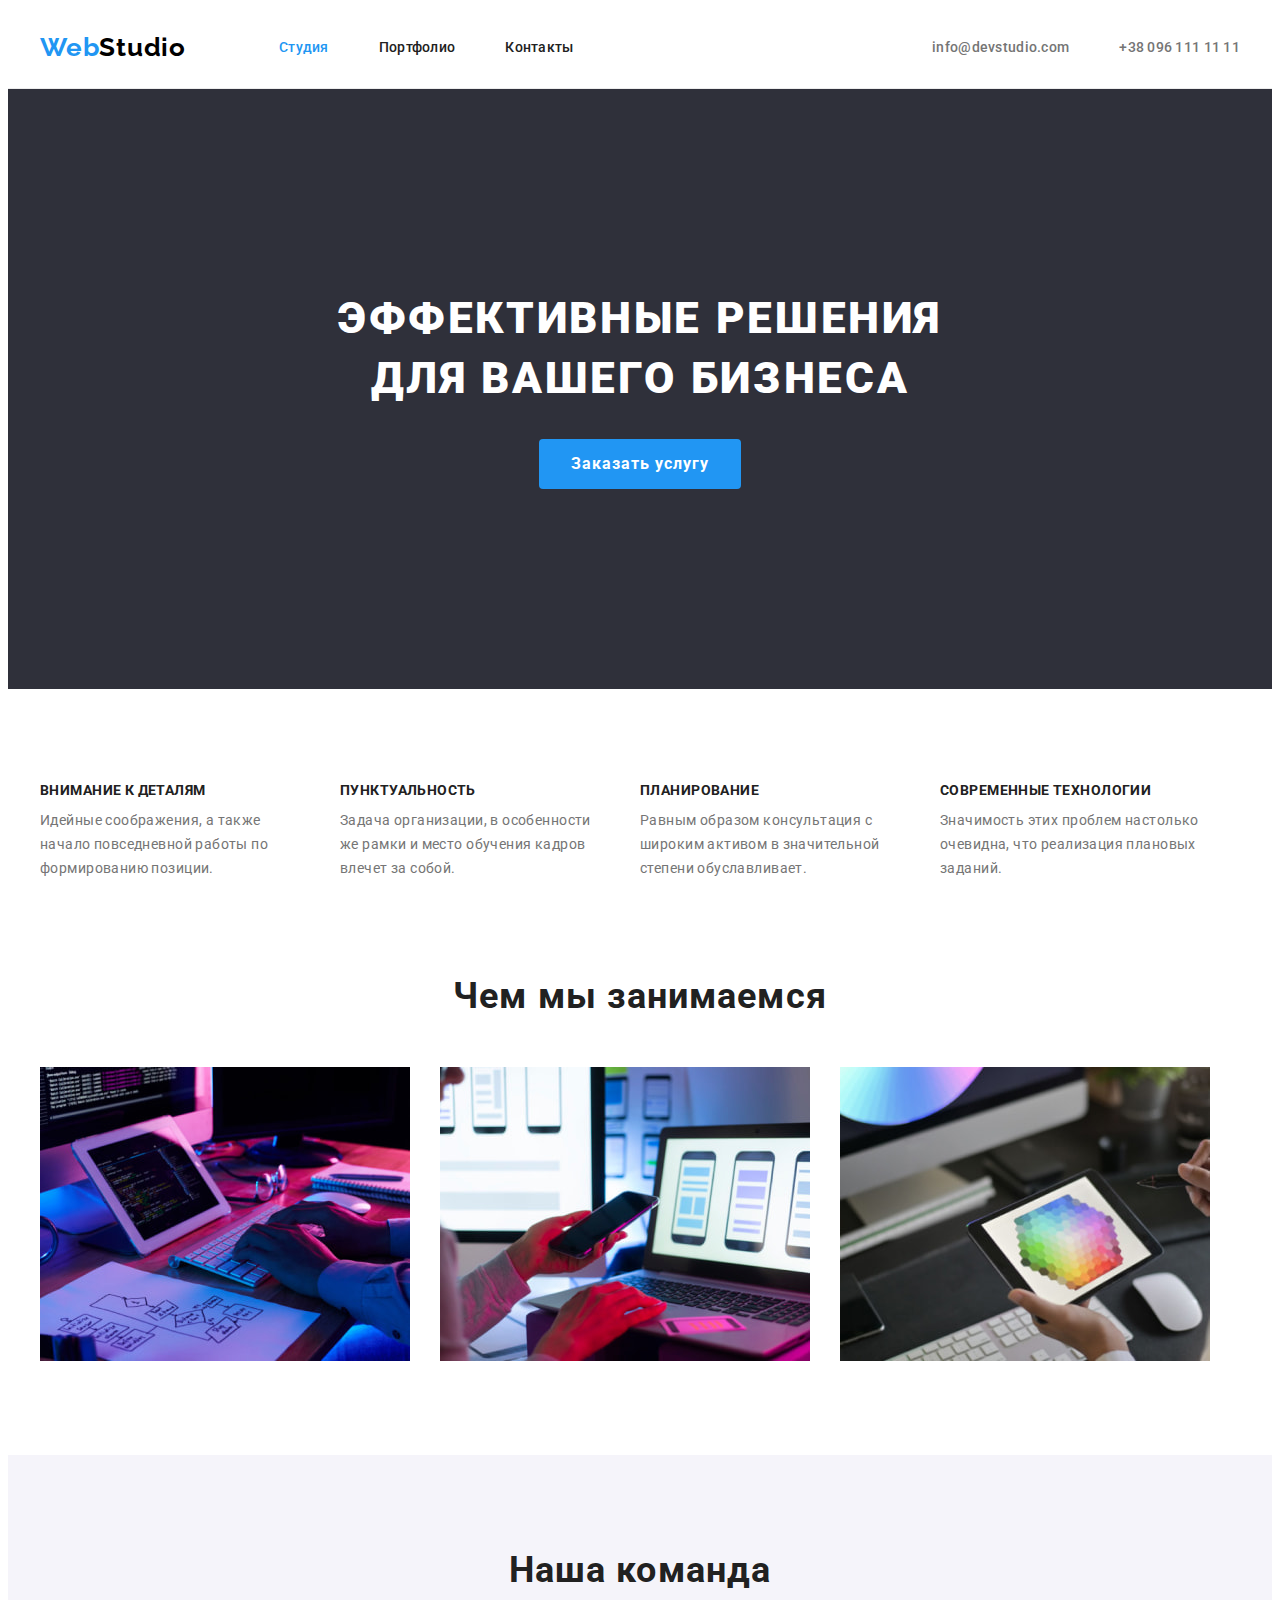
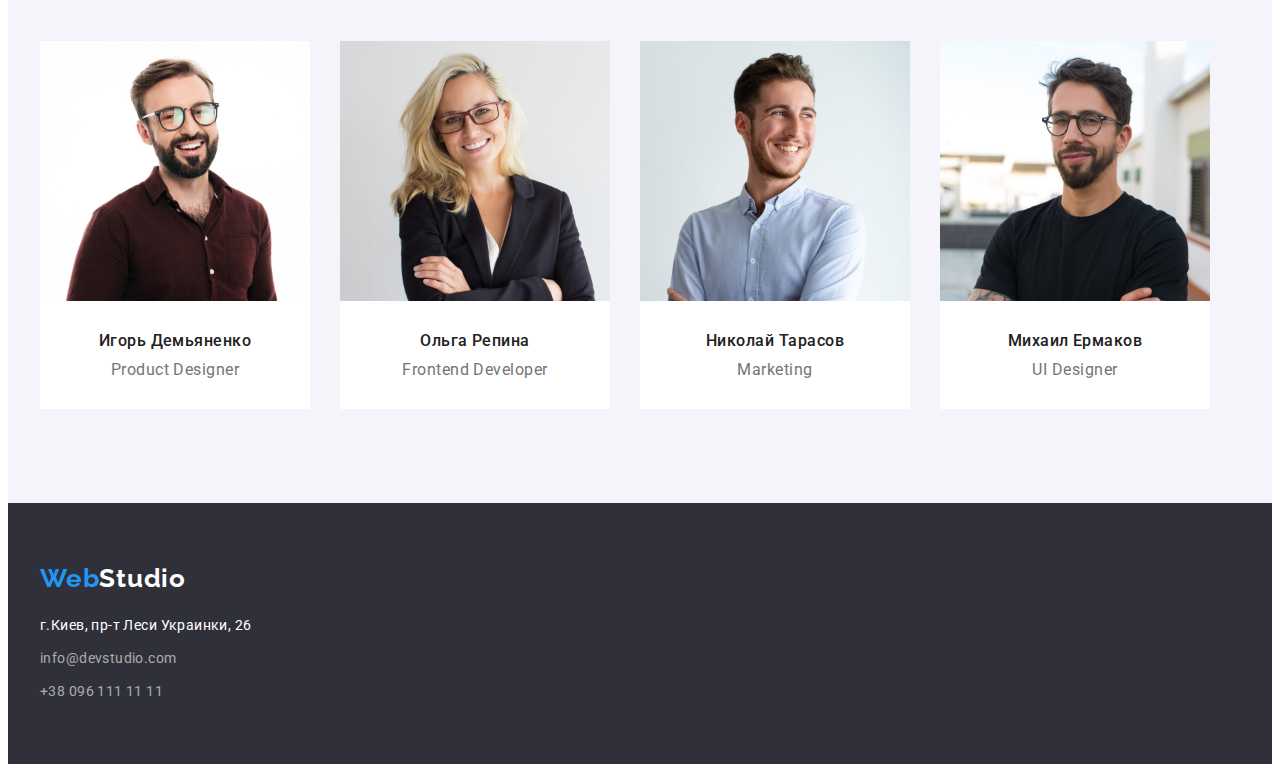
<file: index.html>
<!DOCTYPE html>
<html lang="ru">
  <head>
    <meta charset="UTF-8" />
    <meta http-equiv="X-UA-Compatible" content="IE=edge" />
    <meta name="viewport" content="width=device-width, initial-scale=1.0" />
    <title>Студия</title>
    <!--Google Fonts-->
    <link rel="preconnect" href="https://fonts.googleapis.com" />
    <link rel="preconnect" href="https://fonts.gstatic.com" crossorigin />
    <link
      href="https://fonts.googleapis.com/css2?family=Raleway:wght@700&family=Roboto:wght@400;500;700;900&display=swap"
      rel="stylesheet"
    />
    <!-- Modern-normalize -->
    <link
      rel="stylesheet"
      href="https://cdnjs.cloudflare.com/ajax/libs/modern-normalize/1.1.0/modern-normalize.min.css"
      integrity="sha512-wpPYUAdjBVSE4KJnH1VR1HeZfpl1ub8YT/NKx4PuQ5NmX2tKuGu6U/JRp5y+Y8XG2tV+wKQpNHVUX03MfMFn9Q=="
      crossorigin="anonymous"
      referrerpolicy="no-referrer"
    />
    <!--Пользовательские стили-->
    <link rel="stylesheet" href="./CSS/styles.css" />
  </head>
  <body>
    <!--Шапка сайта-->
    <header class="header">
      <div class="container header-container">
        <!--Логотип компании-->
        <a class="logo link" href="./index.html" aria-label="Логотип сайта" lang="en"
          >Web<span class="header-studio">Studio</span></a
        >
        <!--Навигация сайта-->
        <nav class="navigation">
          <ul class="list navigation-list">
            <li class="navigation-item">
              <a class="link navigation-link current" href="./index.html">Студия</a>
            </li>
            <li class="navigation-item">
              <a class="link navigation-link" href="./portfolio.html">Портфолио</a>
            </li>
            <li class="navigation-item"><a class="link navigation-link" href="">Контакты</a></li>
          </ul>
        </nav>
        <!--Контактные данные-->
        <ul class="list contacts-list">
          <li class="contacts-item">
            <a class="link contacts-link" href="mailto:info@devstudio.com">info@devstudio.com</a>
          </li>
          <li class="contacts-item">
            <a class="link contacts-link" href="tel:+380961111111">+38 096 111 11 11</a>
          </li>
        </ul>
      </div>
    </header>
    <!--Основной контент сайта-->
    <main>
      <!--Герой-->
      <section class="hero">
        <div class="container">
          <h1 class="main-title">Эффективные решения для вашего бизнеса</h1>
          <button class="btn hero-btn" type="button">Заказать услугу</button>
        </div>
      </section>
      <!--Преимущества студии-->
      <section class="advantages section">
        <div class="container">
          <h2 class="visually-hidden">Преимущества студии</h2>
          <ul class="list advantages-list">
            <li class="advantages-item">
              <h3 class="advantages-title">Внимание к деталям</h3>
              <p class="advantages-description">
                Идейные соображения, а также начало повседневной работы по формированию позиции.
              </p>
            </li>
            <li class="advantages-item">
              <h3 class="advantages-title">Пунктуальность</h3>
              <p class="advantages-description">
                Задача организации, в особенности же рамки и место обучения кадров влечет за собой.
              </p>
            </li>
            <li class="advantages-item">
              <h3 class="advantages-title">Планирование</h3>
              <p class="advantages-description">
                Равным образом консультация с широким активом в значительной степени обуславливает.
              </p>
            </li>
            <li class="advantages-item">
              <h3 class="advantages-title">Современные технологии</h3>
              <p class="advantages-description">
                Значимость этих проблем настолько очевидна, что реализация плановых заданий.
              </p>
            </li>
          </ul>
        </div>
      </section>
      <!--Веб-разработка для разных гаджетов-->
      <section class="direction section">
        <div class="container">
          <h2 class="direction-title">Чем мы занимаемся</h2>
          <ul class="list direction-list">
            <li class="direction-item">
              <img
                class="direction-img"
                src="./images/desktop.jpg"
                alt="Веб-сайт для рабочего стола"
                width="370"
                height="294"
              />
            </li>
            <li class="direction-item">
              <img
                class="direction-img"
                src="./images/phone.jpg"
                alt="Веб-сайт для мобильного телефона"
                width="370"
                height="294"
              />
            </li>
            <li class="direction-item">
              <img
                class="direction-img"
                src="./images/tablet.jpg"
                alt="Веб-сайт для планшета"
                width="370"
                height="294"
              />
            </li>
          </ul>
        </div>
      </section>
      <!--Команда-->
      <section class="team section">
        <div class="container">
          <h2 class="team-title">Наша команда</h2>
          <ul class="list team-list">
            <li class="team-item">
              <img
                class="team-img"
                src="./images/Igor.jpg"
                alt="портрет Игоря Демьяненко"
                width="270"
                height="260"
              />
              <div class="photo-description">
                <h3 class="photo-title">Игорь Демьяненко</h3>
                <p class="position">Product Designer</p>
              </div>
            </li>
            <li class="team-item">
              <img
                class="team-img"
                src="./images/Olga.jpg"
                alt="портрет Ольги Репиной"
                width="270"
                height="260"
              />
              <div class="photo-description">
                <h3 class="photo-title">Ольга Репина</h3>
                <p class="position">Frontend Developer</p>
              </div>
            </li>
            <li class="team-item">
              <img
                class="team-img"
                src="./images/Nikolay.jpg"
                alt="портрет Николая Тарасова"
                width="270"
                height="260"
              />
              <div class="photo-description">
                <h3 class="photo-title">Николай Тарасов</h3>
                <p class="position">Marketing</p>
              </div>
            </li>
            <li class="team-item">
              <img
                class="team-img"
                src="./images/Michail.jpg"
                alt="портрет Михаила Ермакова"
                width="270"
                height="260"
              />
              <div class="photo-description">
                <h3 class="photo-title">Михаил Ермаков</h3>
                <p class="position">UI Designer</p>
              </div>
            </li>
          </ul>
        </div>
      </section>
    </main>
    <!--Подвал сайта-->
    <footer class="footer">
      <div class="container">
        <!--Логотип-->
        <a class="logo-footer logo link" href="./index.html" aria-label="Логотип сайта" lang="en"
          >Web<span class="footer-studio">Studio</span></a
        >
        <!--Адреc и Контактные данные-->
        <address>
          <ul class="list footer-list">
            <li class="footer-item">
              <a
                class="link address-link"
                href="https://www.google.com.ua/maps/place/%D0%B1%D1%83%D0%BB.+%D0%9B%D0%B5%D1%81%D0%B8+%D0%A3%D0%BA%D1%80%D0%B0%D0%B8%D0%BD%D0%BA%D0%B8,+26,+%D0%9A%D0%B8%D0%B5%D0%B2,+02000/@50.4265807,30.5361971,17z/data=!3m1!4b1!4m5!3m4!1s0x40d4cf0e033ecbe9:0x57a4dffefec77da0!8m2!3d50.4265807!4d30.5383858?hl=ru"
                >г.Киев, пр-т Леси Украинки, 26</a
              >
            </li>
            <li class="footer-item">
              <a class="link footer-link" href="mailto:info@devstudio.com">info@devstudio.com</a>
            </li>
            <li class="footer-item">
              <a class="link footer-link" href="tel:+380961111111">+38 096 111 11 11</a>
            </li>
          </ul>
        </address>
      </div>
    </footer>
  </body>
</html>
</file>
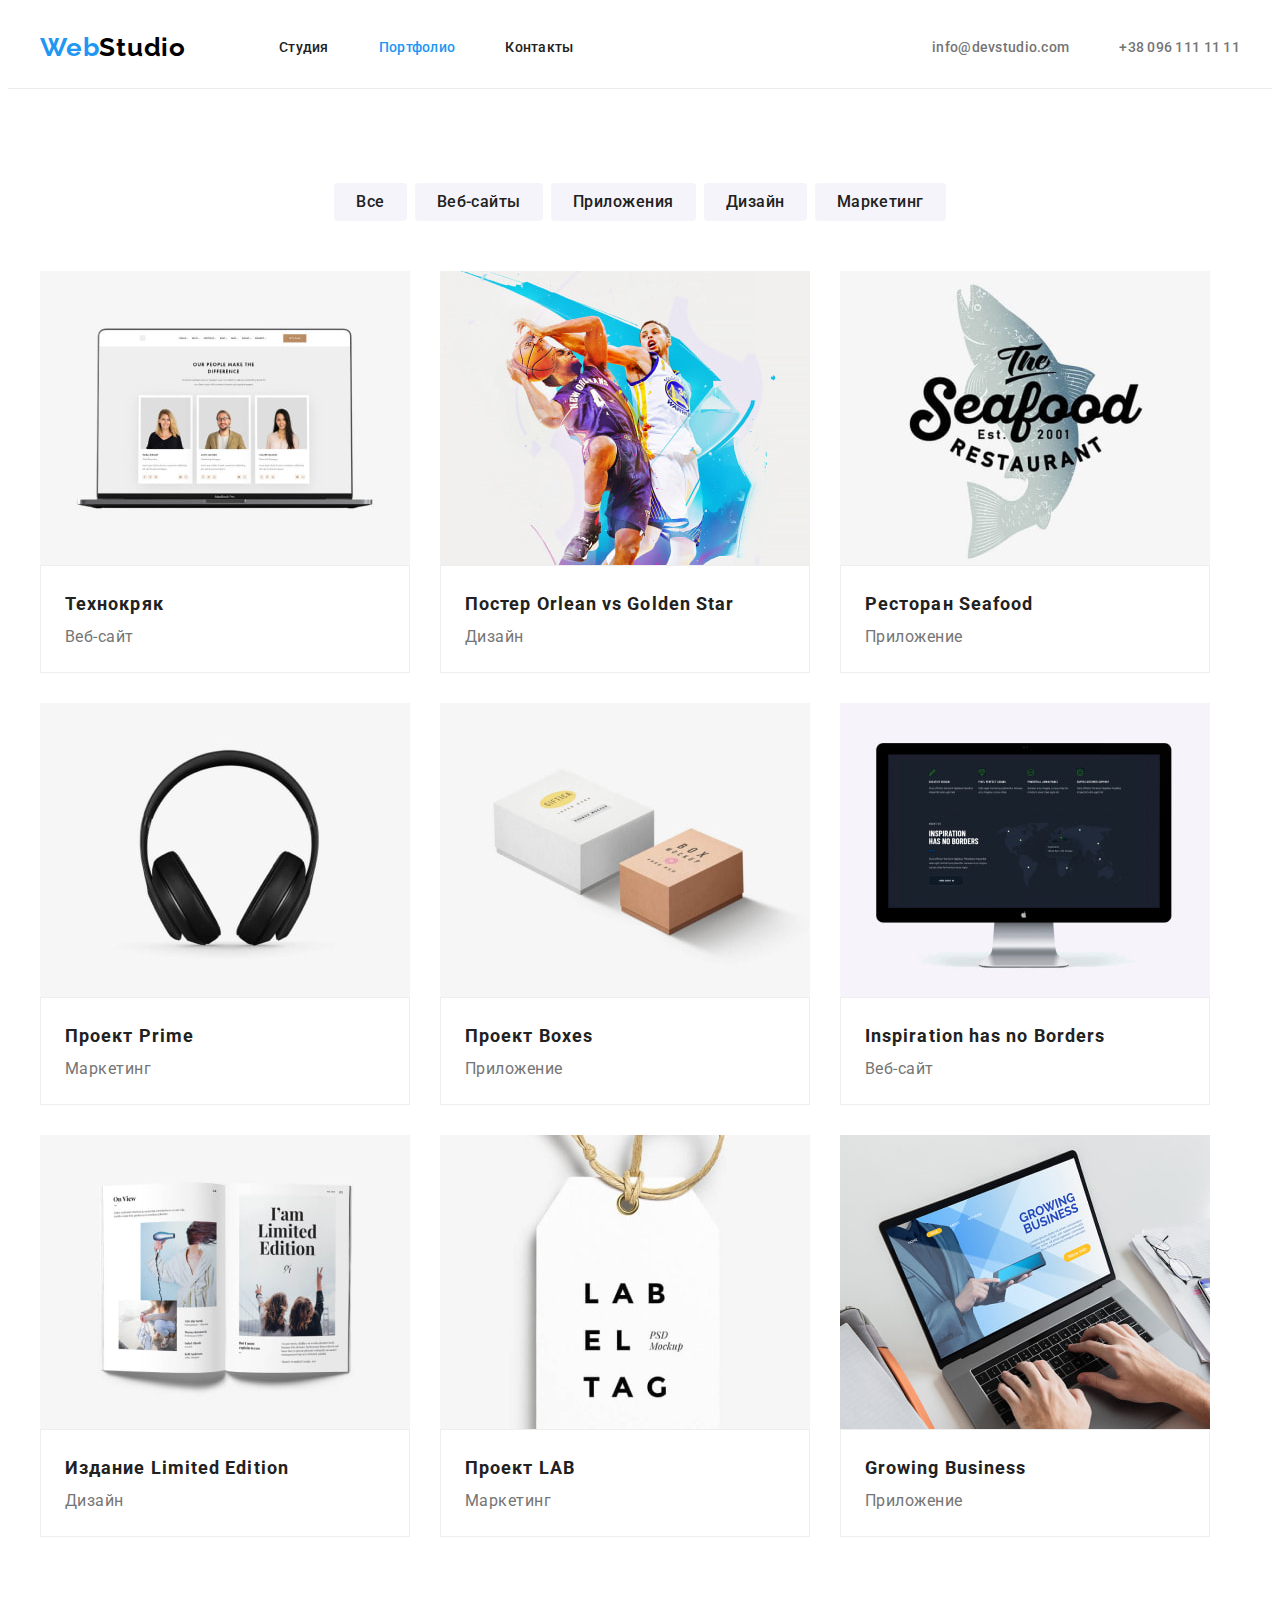
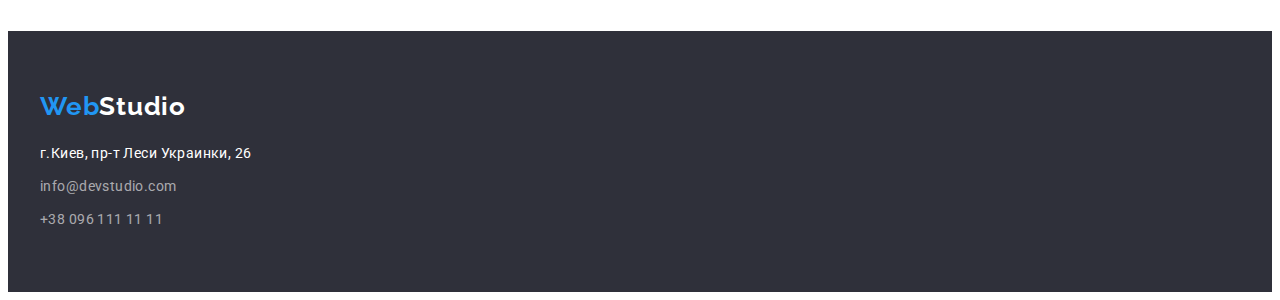
<file: portfolio.html>
<!DOCTYPE html>
<html lang="ru">
  <head>
    <meta charset="UTF-8" />
    <meta http-equiv="X-UA-Compatible" content="IE=edge" />
    <meta name="viewport" content="width=device-width, initial-scale=1.0" />
    <title>Портфолио</title>
    <!--Google Fonts-->
    <link rel="preconnect" href="https://fonts.googleapis.com" />
    <link rel="preconnect" href="https://fonts.gstatic.com" crossorigin />
    <link
      href="https://fonts.googleapis.com/css2?family=Raleway:wght@700&family=Roboto:wght@400;500;700;900&display=swap"
      rel="stylesheet"
    />
    <!-- Modern-normalize -->
    <link
      rel="stylesheet"
      href="https://cdnjs.cloudflare.com/ajax/libs/modern-normalize/1.1.0/modern-normalize.min.css"
      integrity="sha512-wpPYUAdjBVSE4KJnH1VR1HeZfpl1ub8YT/NKx4PuQ5NmX2tKuGu6U/JRp5y+Y8XG2tV+wKQpNHVUX03MfMFn9Q=="
      crossorigin="anonymous"
      referrerpolicy="no-referrer"
    />
    <!--Пользовательские стили-->
    <link rel="stylesheet" href="./CSS/styles.css" />
  </head>
  <body>
    <!--Шапка сайта-->
    <header class="header">
      <div class="container header-container">
        <!--Логотип компании-->
        <a class="logo link" href="./index.html" aria-label="Логотип сайта" lang="en"
          >Web<span class="header-studio">Studio</span></a
        >
        <!--Навигация сайта-->
        <nav class="navigation">
          <ul class="list navigation-list">
            <li class="navigation-item">
              <a class="link navigation-link" href="./index.html">Студия</a>
            </li>
            <li class="navigation-item">
              <a class="link navigation-link current" href="./portfolio.html">Портфолио</a>
            </li>
            <li class="navigation-item"><a class="link navigation-link" href="">Контакты</a></li>
          </ul>
        </nav>
        <!--Контактные данные-->
        <ul class="list contacts-list">
          <li class="contacts-item">
            <a class="link contacts-link" href="mailto:info@devstudio.com">info@devstudio.com</a>
          </li>
          <li class="contacts-item">
            <a class="link contacts-link" href="tel:+380961111111">+38 096 111 11 11</a>
          </li>
        </ul>
      </div>
    </header>
    <!--Основной контент Портфолио-->
    <main>
      <!--Галерея проектов-->
      <section class="gallery section">
        <div class="container">
          <ul class="list filter-list">
            <li class="filter-item">
              <button class="btn filter-btn" type="button">Все</button>
            </li>
            <li class="filter-item">
              <button class="btn filter-btn" type="button">Веб-сайты</button>
            </li>
            <li class="filter-item">
              <button class="btn filter-btn" type="button">Приложения</button>
            </li>
            <li class="filter-item">
              <button class="btn filter-btn" type="button">Дизайн</button>
            </li>
            <li class="filter-item">
              <button class="btn filter-btn" type="button">Маркетинг</button>
            </li>
          </ul>
          <h1 class="visually-hidden">Галерея проектов</h1>
          <ul class="list projects-list">
            <li class="projects-item">
              <a class="link project-link" href="">
                <img
                  class="project-img"
                  src="./images/portfolio/img-1.jpg"
                  alt="Рабочий стол ноутбука"
                  width="370"
                  height="294"
                />
                <div class="project-description">
                  <h2 class="project-title">Технокряк</h2>
                  <p class="project-type">Веб-сайт</p>
                </div>
              </a>
            </li>
            <li class="projects-item">
              <a class="link project-link" href="">
                <img
                  class="project-img"
                  src="./images/portfolio/img-2.jpg"
                  alt="Баскетболисты"
                  width="370"
                  height="294"
                />
                <div class="project-description">
                  <h2 class="project-title">Постер <span lang="eu">Orlean vs Golden Star</span></h2>
                  <p class="project-type">Дизайн</p>
                </div>
              </a>
            </li>
            <li class="projects-item">
              <a class="link project-link" href="">
                <img
                  class="project-img"
                  src="./images/portfolio/img-3.jpg"
                  alt="Логотип ресторана"
                  width="370"
                  height="294"
                />
                <div class="project-description">
                  <h2 class="project-title">Ресторан <span lang="eu">Seafood</span></h2>
                  <p class="project-type">Приложение</p>
                </div>
              </a>
            </li>
            <li class="projects-item">
              <a class="link project-link" href="">
                <img
                  class="project-img"
                  src="./images/portfolio/img-4.jpg"
                  alt="Накладные наушники"
                  width="370"
                  height="294"
                />
                <div class="project-description">
                  <h2 class="project-title">Проект <span lang="eu">Prime</span></h2>
                  <p class="project-type">Маркетинг</p>
                </div>
              </a>
            </li>
            <li class="projects-item">
              <a class="link project-link" href="">
                <img
                  class="project-img"
                  src="./images/portfolio/img-5.jpg"
                  alt="Бумажные коробки"
                  width="370"
                  height="294"
                />
                <div class="project-description">
                  <h2 class="project-title">Проект <span lang="eu">Boxes</span></h2>
                  <p class="project-type">Приложение</p>
                </div>
              </a>
            </li>
            <li class="projects-item">
              <a class="link project-link" href="">
                <img
                  class="project-img"
                  src="./images/portfolio/img-6.jpg"
                  alt="Рабочий стол монитора"
                  width="370"
                  height="294"
                />
                <div class="project-description">
                  <h2 class="project-title" lang="eu">Inspiration has no Borders</h2>
                  <p class="project-type">Веб-сайт</p>
                </div>
              </a>
            </li>
            <li class="projects-item">
              <a class="link project-link" href="">
                <img
                  class="project-img"
                  src="./images/portfolio/img-7.jpg"
                  alt="Открытая книга"
                  width="370"
                  height="294"
                />
                <div class="project-description">
                  <h2 class="project-title">Издание <span lang="eu">Limited Edition</span></h2>
                  <p class="project-type">Дизайн</p>
                </div>
              </a>
            </li>
            <li class="projects-item">
              <a class="link project-link" href="">
                <img
                  class="project-img"
                  src="./images/portfolio/img-8.jpg"
                  alt="Бирка с логотипом"
                  width="370"
                  height="294"
                />
                <div class="project-description">
                  <h2 class="project-title">Проект <span lang="eu">LAB</span></h2>
                  <p class="project-type">Маркетинг</p>
                </div>
              </a>
            </li>
            <li class="projects-item">
              <a class="link project-link" href="">
                <img
                  class="project-img"
                  src="./images/portfolio/img-9.jpg"
                  alt="Руки на ноутбуке"
                  width="370"
                  height="294"
                />
                <div class="project-description">
                  <h2 class="project-title" lang="eu">Growing Business</h2>
                  <p class="project-type">Приложение</p>
                </div>
              </a>
            </li>
          </ul>
        </div>
      </section>
    </main>
    <!--Подвал сайта-->
    <footer class="footer">
      <div class="container">
        <!--Логотип-->
        <a class="logo-footer logo link" href="./index.html" aria-label="Логотип сайта" lang="en"
          >Web<span class="footer-studio">Studio</span></a
        >
        <!--Адреc и Контактные данные-->
        <address>
          <ul class="list footer-list">
            <li class="footer-item">
              <a
                class="link address-link"
                href="https://www.google.com.ua/maps/place/%D0%B1%D1%83%D0%BB.+%D0%9B%D0%B5%D1%81%D0%B8+%D0%A3%D0%BA%D1%80%D0%B0%D0%B8%D0%BD%D0%BA%D0%B8,+26,+%D0%9A%D0%B8%D0%B5%D0%B2,+02000/@50.4265807,30.5361971,17z/data=!3m1!4b1!4m5!3m4!1s0x40d4cf0e033ecbe9:0x57a4dffefec77da0!8m2!3d50.4265807!4d30.5383858?hl=ru"
                >г.Киев, пр-т Леси Украинки, 26</a
              >
            </li>
            <li class="footer-item">
              <a class="link footer-link" href="mailto:info@devstudio.com">info@devstudio.com</a>
            </li>
            <li class="footer-item">
              <a class="link footer-link" href="tel:+380961111111">+38 096 111 11 11</a>
            </li>
          </ul>
        </address>
      </div>
    </footer>
  </body>
</html>
</file>
<file: CSS/styles.css>
:root {
  /* Google Fonts */
  --main-font: 'Roboto', sans-serif;
  --secondary-font: 'Raleway', sans-serif;

  /* text colors */
  --accent-cl: #2196f3;
  --main-txt-cl: #212121;
  --secondary-txt-cl: #ffffff;

  /* bacground colors */
  --main-bg-cl: #ffffff;
  --secondary-bg-cl: #2f303a;
}
body {
  font-family: var(--main-font);
  background-color: var(--main-bg-cl);
  color: var(--main-txt-cl);
}
h1,
h2,
h3,
h4,
h5,
h6,
p {
  margin: 0;
}
img {
  display: block;
  max-width: 100%;
  height: auto;
}
.visually-hidden {
  position: absolute;
  white-space: nowrap;
  width: 1px;
  height: 1px;
  overflow: hidden;
  border: 0;
  padding: 0;
  clip: rect(0 0 0 0);
  clip-path: inset(50%);
  margin: -1px;
}
.container {
  width: 1200px;
  padding-left: 15px;
  padding-right: 15px;
  margin-left: auto;
  margin-right: auto;
}
.section {
  padding-top: 94px;
  padding-bottom: 94px;
}
.list {
  list-style: none;
  padding: 0;
  margin: 0;
}
.link {
  text-decoration: none;
  color: currentColor;
}
.btn {
  cursor: pointer;
  border-style: none;
  font-family: inherit;
  color: inherit;
  border-radius: 4px;
}
.btn:hover,
.btn:focus {
  color: var(--secondary-txt-cl);
  background-color: var(--accent-cl);
}
.contacts-link:hover,
.footer-link:hover,
.address-link:hover,
.contacts-link:focus,
.footer-link:focus,
.address-link:focus,
.navigation-link:hover,
.navigation-link:focus {
  color: var(--accent-cl);
}
/* Header */
.header {
  border-bottom: 1px solid #ececec;
}
.header-container {
  display: flex;
  align-items: center;
}
.logo {
  font-family: var(--secondary-font);
  font-weight: 700;
  font-size: 26px;
  line-height: 1.19;
  letter-spacing: 0.03em;
  color: var(--accent-cl);
  margin-right: 93px;
  display: block;
  padding-top: 24px;
  padding-bottom: 25px;
}
.header-studio {
  color: #000000;
}
.navigation-list {
  align-items: center;
  display: flex;
}

.navigation-item,
.contacts-item {
  margin-right: 50px;
}
.navigation-item:last-child,
.contacts-item:last-child {
  margin-right: 0px;
}
.navigation-link {
  font-weight: 500;
  font-size: 14px;
  line-height: 1.14;
  letter-spacing: 0.02em;
  display: block;
  padding-top: 32px;
  padding-bottom: 32px;
}
.navigation-link.current {
  color: var(--accent-cl);
}
.contacts-list {
  margin-left: auto;
  display: flex;
  align-items: center;
}
.contacts-link {
  font-weight: 500;
  font-size: 14px;
  line-height: 1.14;
  letter-spacing: 0.02em;
  color: #757575;
  display: block;
  padding-top: 32px;
  padding-bottom: 32px;
}
/* Main content */
.hero {
  background-color: var(--secondary-bg-cl);
  padding-top: 200px;
  padding-bottom: 200px;
}
.main-title {
  font-weight: 900;
  font-size: 44px;
  line-height: 1.36;
  text-align: center;
  letter-spacing: 0.06em;
  text-transform: uppercase;
  color: var(--secondary-txt-cl);
  width: 696px;
  height: 120px;
  margin-left: auto;
  margin-right: auto;
  margin-bottom: 30px;
}
.hero-btn {
  background-color: var(--accent-cl);
  color: var(--secondary-txt-cl);
  font-weight: 700;
  font-size: 16px;
  line-height: 1.88;
  display: flex;
  align-items: center;
  text-align: center;
  letter-spacing: 0.06em;
  padding: 10px 32px;
  max-width: 250px;
  min-width: 200px;
  min-height: 50px;
  margin-left: auto;
  margin-right: auto;
}
.hero-btn:hover,
.hero-btn:focus {
  background-color: #188ce8;
}
.advantages {
  padding-bottom: 0px;
}
.advantages-list {
  display: flex;
  align-items: flex-start;
}
.advantages-item {
  margin-right: 30px;
}
.advantages-item:last-child {
  margin-right: 0px;
}
.advantages-title {
  font-weight: 700;
  font-size: 14px;
  line-height: 1.14;
  letter-spacing: 0.03em;
  text-transform: uppercase;
  margin-bottom: 10px;
}
.advantages-description {
  font-size: 14px;
  line-height: 1.71;
  letter-spacing: 0.03em;
  color: #757575;
  max-width: 270px;
  max-height: 75px;
}
.direction-title,
.team-title {
  font-weight: 700;
  font-size: 36px;
  text-align: center;
  letter-spacing: 0.03em;
  margin-bottom: 50px;
}

.direction-list {
  display: flex;
  align-items: center;
}
.direction-item {
  margin-right: 30px;
}
.direction-item:last-child {
  margin-right: 0px;
}

.team {
  background-color: #f5f4fa;
}
.team-list {
  display: flex;
  align-items: center;
}
.team-item {
  background-color: var(--main-bg-cl);
  margin-right: 30px;
}
.photo-title {
  font-weight: 500;
  font-size: 16px;
  line-height: 1.19;
  text-align: center;
  letter-spacing: 0.03em;
  margin-bottom: 10px;
}
.position {
  font-size: 16px;
  line-height: 1.1875;
  text-align: center;
  letter-spacing: 0.03em;
  color: #757575;
}
.photo-description {
  padding-top: 30px;
  padding-bottom: 30px;
}

/* Footer */
.footer {
  padding-top: 60px;
  padding-bottom: 60px;
  background-color: var(--secondary-bg-cl);
}
.footer-item {
  margin-bottom: 9px;
}
.footer-item:last-child {
  margin-bottom: 0px;
}
.footer-studio {
  color: var(--secondary-txt-cl);
}
.address-link {
  color: var(--secondary-txt-cl);
  font-size: 14px;
  line-height: 1.71;
  letter-spacing: 0.03em;
}
.footer-link {
  font-size: 14px;
  line-height: 1.71;
  letter-spacing: 0.03em;
  color: rgba(255, 255, 255, 0.6);
}
.footer-list {
  font-style: normal;
}
.logo-footer {
  padding-top: 0px;
  padding-bottom: 20px;
}

/* PORTFOLIO */
.gallery .filter-btn.current {
  color: var(--secondary-txt-cl);
  background-color: var(--accent-cl);
}
.filter-btn {
  font-weight: 500;
  font-size: 16px;
  line-height: 1.63;
  text-align: center;
  letter-spacing: 0.03em;
  background-color: #f5f4fa;
  padding: 6px 22px;
}
.filter-list {
  display: flex;
  align-items: center;
  justify-content: center;
  margin-bottom: 50px;
}
.filter-item {
  margin-right: 8px;
}
.filter-item:last-child {
  margin-right: 0px;
}
.projects-list {
  display: flex;
  flex-wrap: wrap;
}
.projects-item {
  margin-right: 30px;
  margin-bottom: 30px;
}
.projects-item:nth-child(3n) {
  margin-right: 0px;
}
.projects-item:nth-last-child(-n + 3) {
  margin-bottom: 0px;
}
.project-description {
  padding: 20px 24px;
  background: #ffffff;
  border: 1px solid #eeeeee;
}
.project-title {
  font-weight: 700;
  font-size: 18px;
  line-height: 2;
  letter-spacing: 0.06em;
}
.project-type {
  font-size: 16px;
  line-height: 1.88;
  letter-spacing: 0.03em;
  color: #757575;
}
</file>
